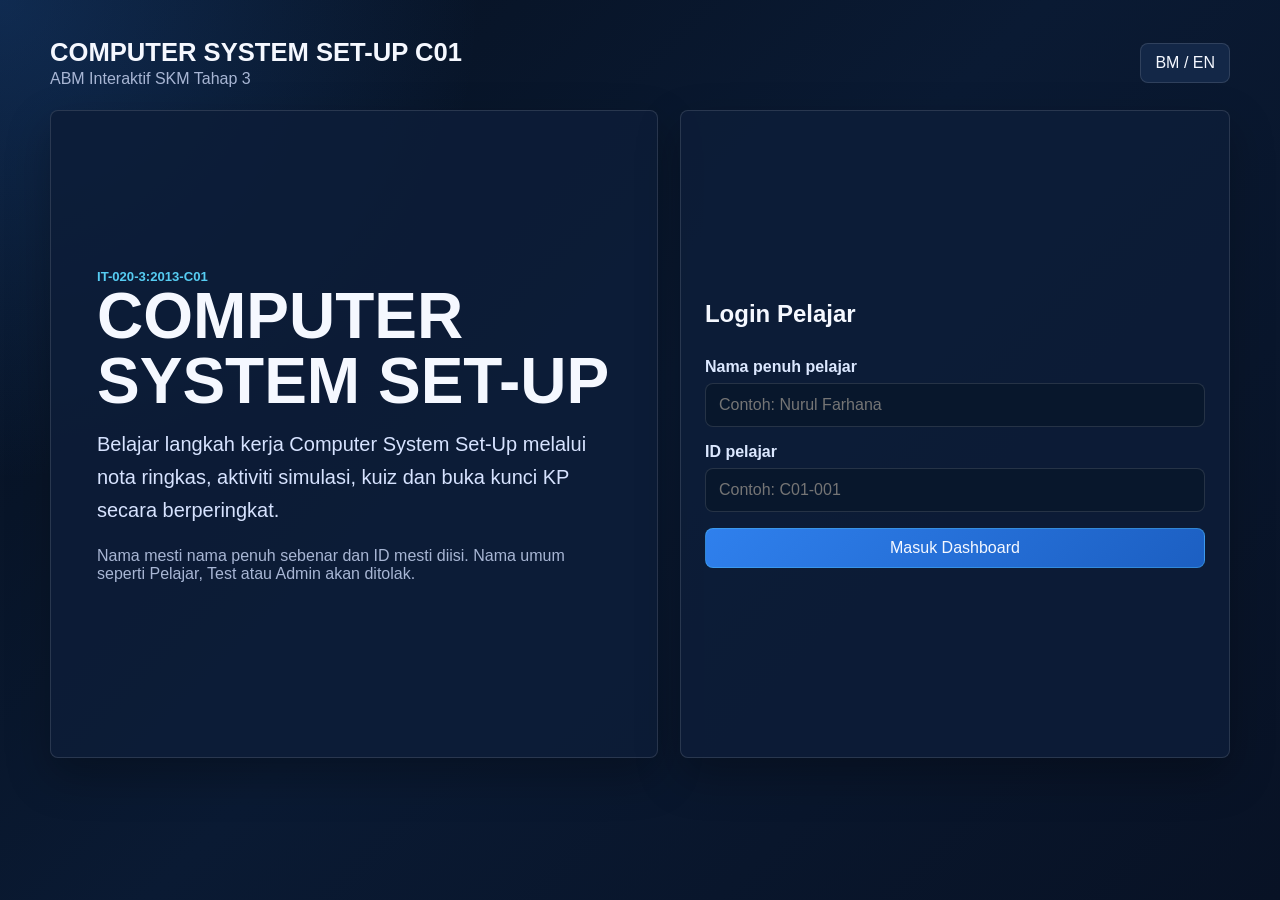
<file: index.html>
<!doctype html>
<html lang="ms">
<head>
  <meta charset="utf-8">
  <meta name="viewport" content="width=device-width, initial-scale=1">
  <title>COMPUTER SYSTEM SET-UP C01</title>
  <link rel="stylesheet" href="style-kp09-v17.css">
</head>
<body>
  <div id="app"></div>
  <script src="app-kp09-v17.js"></script>
</body>
</html>
</file>
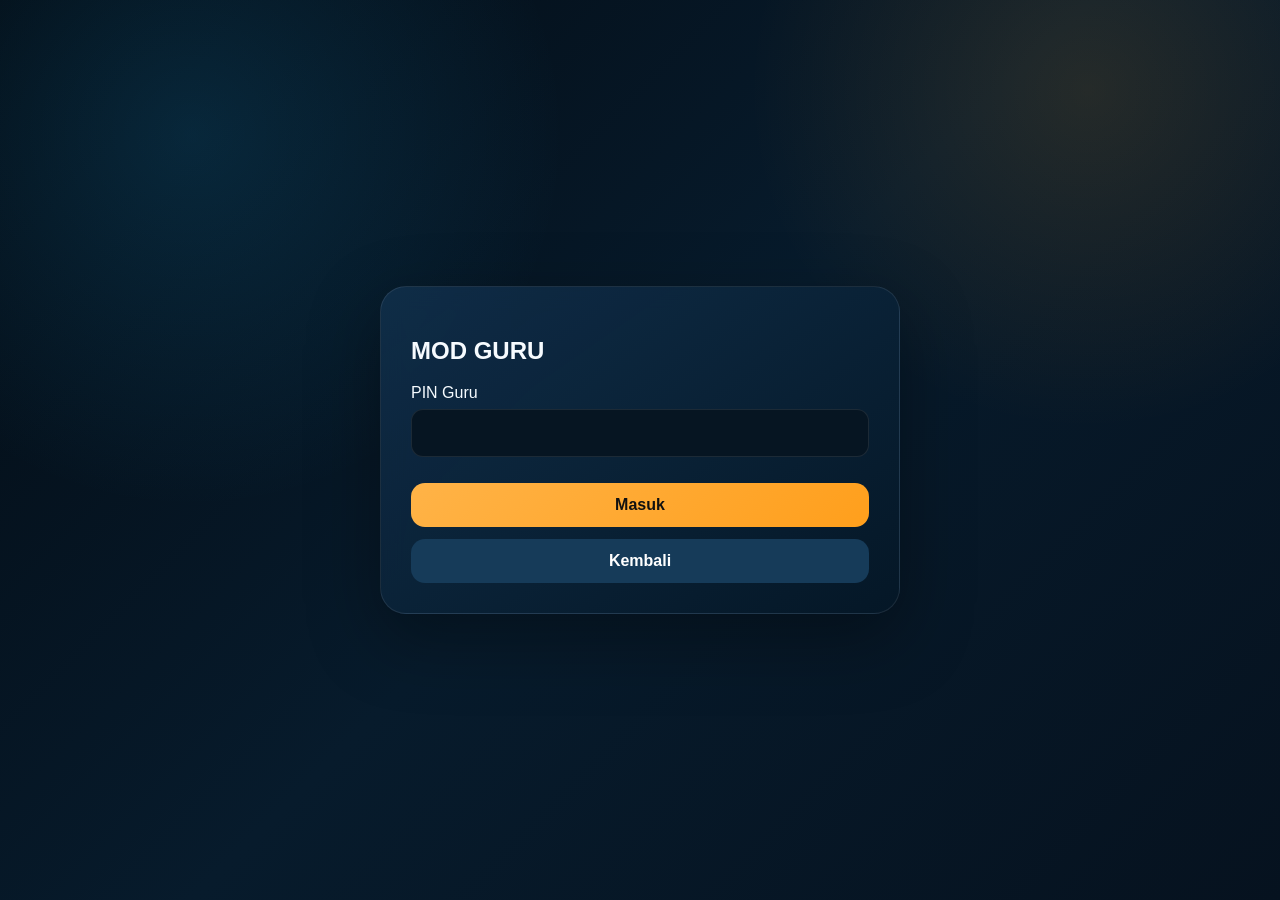
<file: teacher.html>
<!doctype html>
<html lang="ms">
<head>
  <meta charset="utf-8">
  <meta name="viewport" content="width=device-width,initial-scale=1">
  <title>Mod Guru C01</title>
  <link rel="stylesheet" href="style.css">
</head>
<body>
  <main class="form-shell">
    <section class="login-card glass">
      <h1>MOD GURU</h1>
      <label>PIN Guru</label>
      <input id="teacherPin" class="field" type="password">
      <button class="btn btn-primary full" onclick="teacherLogin()">Masuk</button>
      <button class="btn btn-secondary full" onclick="location.href='index.html'">Kembali</button>
      <div id="teacherResult"></div>
    </section>
  </main>

  <script src="storage.js"></script>
  <script>
    function teacherLogin(){
      if(document.getElementById('teacherPin').value !== '2026'){
        alert('PIN salah.');
        return;
      }

      const p = C01Storage.loadProfile();
      document.getElementById('teacherResult').innerHTML = p ? `
        <div class="teacher-summary">
          <h3>${p.name}</h3>
          <p>ID: ${p.id}</p>
          <p>XP: ${p.xp}</p>
          <p>Professional Score: ${p.professionalScore}%</p>
          <p>Misi Dibuka: ${p.unlocked}/15</p>
        </div>
      ` : '<p>Tiada data pelatih.</p>';
    }
  </script>
</body>
</html>
</file>
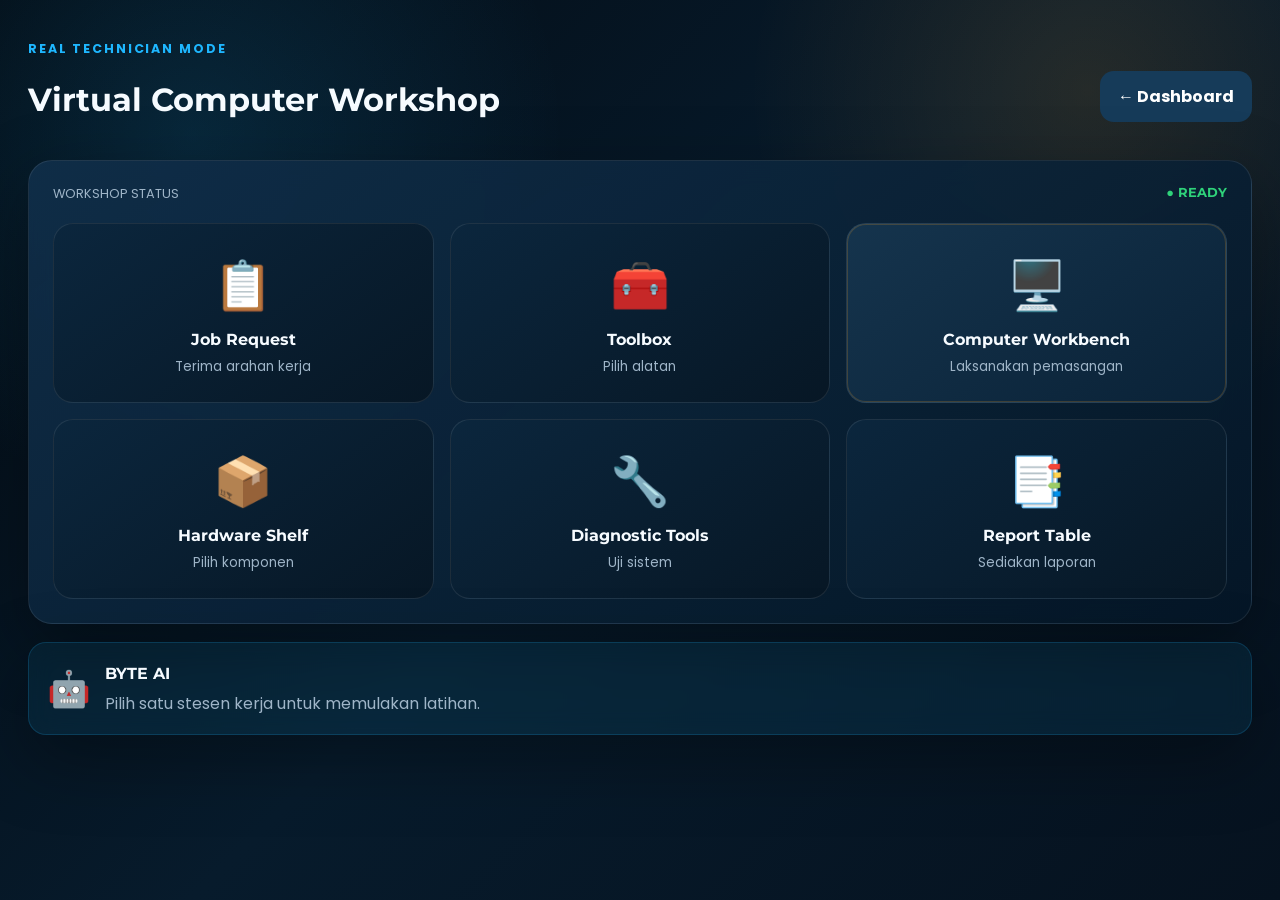
<file: workshop.html>
<!doctype html>
<html lang="ms">
<head>
  <meta charset="utf-8">
  <meta name="viewport" content="width=device-width,initial-scale=1">
  <title>Virtual Computer Workshop</title>
  <link rel="preconnect" href="https://fonts.googleapis.com">
  <link rel="preconnect" href="https://fonts.gstatic.com" crossorigin>
  <link href="https://fonts.googleapis.com/css2?family=Montserrat:wght@600;700;800&family=Poppins:wght@400;500;600&display=swap" rel="stylesheet">
  <link rel="stylesheet" href="style.css">
</head>
<body>
  <div class="workshop-shell">
    <header class="dashboard-header">
      <div>
        <p class="eyebrow">REAL TECHNICIAN MODE</p>
        <h1>Virtual Computer Workshop</h1>
      </div>
      <div class="header-actions">
        <button class="btn btn-secondary" onclick="location.href='dashboard.html'">← Dashboard</button>
      </div>
    </header>

    <section class="workshop-stage glass">
      <div class="workshop-topbar">
        <span>WORKSHOP STATUS</span>
        <b>● READY</b>
      </div>

      <div class="workshop-grid">
        <button class="workstation" onclick="openStation('job')">
          <span>📋</span>
          <b>Job Request</b>
          <small>Terima arahan kerja</small>
        </button>

        <button class="workstation" onclick="openStation('toolbox')">
          <span>🧰</span>
          <b>Toolbox</b>
          <small>Pilih alatan</small>
        </button>

        <button class="workstation main-bench" onclick="openStation('bench')">
          <span>🖥️</span>
          <b>Computer Workbench</b>
          <small>Laksanakan pemasangan</small>
        </button>

        <button class="workstation" onclick="openStation('hardware')">
          <span>📦</span>
          <b>Hardware Shelf</b>
          <small>Pilih komponen</small>
        </button>

        <button class="workstation" onclick="openStation('diagnostic')">
          <span>🔧</span>
          <b>Diagnostic Tools</b>
          <small>Uji sistem</small>
        </button>

        <button class="workstation" onclick="openStation('report')">
          <span>📑</span>
          <b>Report Table</b>
          <small>Sediakan laporan</small>
        </button>
      </div>
    </section>

    <section id="stationPanel" class="station-panel glass">
      <div class="byte-avatar">🤖</div>
      <div>
        <b>BYTE AI</b>
        <p>Pilih satu stesen kerja untuk memulakan latihan.</p>
      </div>
    </section>
  </div>

  <script>
    const stationText = {
      job: 'Job Request akan memaparkan aduan pelanggan, spesifikasi komputer dan hasil kerja yang diperlukan.',
      toolbox: 'Toolbox membolehkan pelajar memilih pemutar skru, multimeter, anti-static wrist strap dan peralatan keselamatan.',
      bench: 'Computer Workbench ialah ruang utama pemasangan CPU, RAM, storan, motherboard dan kabel.',
      hardware: 'Hardware Shelf menyimpan komponen yang perlu dipilih berdasarkan keserasian.',
      diagnostic: 'Diagnostic Tools digunakan untuk menjalankan POST, CPU test, RAM test, storage test dan continuity test.',
      report: 'Report Table digunakan untuk melengkapkan checklist, UAT, asset tag, warranty dan laporan akhir.'
    };

    function openStation(key){
      document.querySelector('#stationPanel p').textContent = stationText[key];
    }
  </script>
</body>
</html>
</file>
<file: style-kp09-v17.css>
:root {
  --bg: #071327;
  --panel: #0d1d38;
  --panel-2: #132747;
  --line: rgba(255, 255, 255, 0.12);
  --text: #f5f8ff;
  --muted: #a8b6d4;
  --primary: #2f80ed;
  --primary-2: #56ccf2;
  --warning: #f2994a;
  --success: #27ae60;
  --danger: #eb5757;
  --card: #10233f;
  --shadow: 0 18px 44px rgba(0, 0, 0, 0.28);
}

* {
  box-sizing: border-box;
}

html {
  scroll-behavior: smooth;
}

body {
  margin: 0;
  color: var(--text);
  background:
    radial-gradient(circle at top left, rgba(47, 128, 237, 0.24), transparent 30rem),
    linear-gradient(135deg, #06101f 0%, #0a1a33 48%, #081225 100%);
  font-family: Inter, Poppins, Montserrat, Arial, sans-serif;
  min-height: 100vh;
}

button,
input,
select {
  font: inherit;
}

button {
  border: 0;
  cursor: pointer;
}

.shell {
  width: min(1180px, calc(100% - 32px));
  margin: 0 auto;
  padding: 24px 0 44px;
}

.topbar {
  display: flex;
  justify-content: space-between;
  align-items: center;
  gap: 16px;
  padding: 14px 0 22px;
}

.brand {
  display: flex;
  flex-direction: column;
  gap: 3px;
}

.brand strong {
  font-size: clamp(1.2rem, 2vw, 1.75rem);
  letter-spacing: 0;
}

.brand span,
.muted {
  color: var(--muted);
}

.toolbar {
  display: flex;
  flex-wrap: wrap;
  gap: 8px;
  justify-content: flex-end;
}

.btn {
  color: var(--text);
  background: var(--panel-2);
  border: 1px solid var(--line);
  border-radius: 8px;
  padding: 10px 14px;
  transition: transform 0.15s ease, border-color 0.15s ease, background 0.15s ease;
}

.btn:hover {
  transform: translateY(-1px);
  border-color: rgba(86, 204, 242, 0.55);
}

.btn.primary {
  background: linear-gradient(135deg, var(--primary), #1c5fc2);
  border-color: rgba(86, 204, 242, 0.35);
}

.btn.success {
  background: linear-gradient(135deg, var(--success), #17894b);
}

.btn.warning {
  background: linear-gradient(135deg, var(--warning), #d66f12);
}

.btn.danger {
  background: linear-gradient(135deg, var(--danger), #bd2f2f);
}

.btn:disabled {
  opacity: 0.48;
  cursor: not-allowed;
  transform: none;
}

.hero {
  display: grid;
  grid-template-columns: 1.05fr 0.95fr;
  gap: 22px;
  align-items: stretch;
  min-height: 72vh;
}

.panel {
  background: rgba(13, 29, 56, 0.88);
  border: 1px solid var(--line);
  border-radius: 8px;
  box-shadow: var(--shadow);
}

.intro {
  padding: clamp(24px, 4vw, 46px);
  display: flex;
  flex-direction: column;
  justify-content: center;
}

.eyebrow {
  color: var(--primary-2);
  font-weight: 700;
  text-transform: uppercase;
  font-size: 0.82rem;
}

h1,
h2,
h3,
p {
  margin-top: 0;
}

h1 {
  margin-bottom: 14px;
  font-size: clamp(2rem, 5vw, 4.5rem);
  line-height: 1.02;
}

h2 {
  margin-bottom: 14px;
}

.lead {
  color: #d7e3ff;
  font-size: clamp(1rem, 1.8vw, 1.25rem);
  line-height: 1.65;
  max-width: 68ch;
}

.login {
  padding: 24px;
  display: flex;
  flex-direction: column;
  justify-content: center;
  gap: 16px;
}

.field {
  display: grid;
  gap: 7px;
}

label {
  color: #dce8ff;
  font-weight: 700;
}

input,
select {
  width: 100%;
  color: var(--text);
  background: #08172c;
  border: 1px solid var(--line);
  border-radius: 8px;
  padding: 12px 13px;
  outline: 0;
}

input:focus,
select:focus {
  border-color: var(--primary-2);
  box-shadow: 0 0 0 3px rgba(86, 204, 242, 0.12);
}

.error {
  color: #ffd0d0;
  background: rgba(235, 87, 87, 0.14);
  border: 1px solid rgba(235, 87, 87, 0.32);
  border-radius: 8px;
  padding: 10px 12px;
}

.success-note {
  color: #d9ffe8;
  background: rgba(39, 174, 96, 0.14);
  border: 1px solid rgba(39, 174, 96, 0.32);
  border-radius: 8px;
  padding: 10px 12px;
}

.stats {
  display: grid;
  grid-template-columns: repeat(4, 1fr);
  gap: 12px;
  margin: 10px 0 22px;
}

.stat {
  background: rgba(16, 35, 63, 0.92);
  border: 1px solid var(--line);
  border-radius: 8px;
  padding: 14px;
}

.stat span {
  display: block;
  color: var(--muted);
  font-size: 0.86rem;
  margin-bottom: 7px;
}

.stat strong {
  font-size: 1.55rem;
}

.grid {
  display: grid;
  grid-template-columns: repeat(3, minmax(0, 1fr));
  gap: 14px;
}

.mission-card {
  min-height: 220px;
  display: flex;
  flex-direction: column;
  justify-content: space-between;
  gap: 14px;
  background: rgba(16, 35, 63, 0.94);
  border: 1px solid var(--line);
  border-radius: 8px;
  padding: 16px;
}

.mission-card.locked {
  opacity: 0.58;
}

.mission-card.done {
  border-color: rgba(39, 174, 96, 0.55);
}

.tag-row {
  display: flex;
  flex-wrap: wrap;
  gap: 6px;
}

.tag {
  color: #dfeaff;
  background: rgba(86, 204, 242, 0.12);
  border: 1px solid rgba(86, 204, 242, 0.24);
  border-radius: 999px;
  padding: 5px 8px;
  font-size: 0.78rem;
}

.tag.pass {
  color: #d9ffe8;
  background: rgba(39, 174, 96, 0.16);
  border-color: rgba(39, 174, 96, 0.35);
}

.tag.lock {
  color: #ffe8ce;
  background: rgba(242, 153, 74, 0.14);
  border-color: rgba(242, 153, 74, 0.35);
}

.mission-page {
  display: grid;
  gap: 16px;
}

.lesson-layout {
  display: grid;
  grid-template-columns: 1.1fr 0.9fr;
  gap: 16px;
}

.lesson-box {
  padding: 20px;
}

.note-list,
.activity-list {
  display: grid;
  gap: 10px;
  padding-left: 18px;
  line-height: 1.55;
}

.activity-stage {
  background: #08172c;
  border: 1px dashed rgba(86, 204, 242, 0.42);
  border-radius: 8px;
  padding: 16px;
  min-height: 240px;
}

.bench {
  display: grid;
  grid-template-columns: repeat(2, minmax(0, 1fr));
  gap: 10px;
  margin-top: 12px;
}

.part {
  background: rgba(86, 204, 242, 0.12);
  border: 1px solid rgba(86, 204, 242, 0.26);
  border-radius: 8px;
  padding: 12px;
}

.kp03-main-sim {
  display: grid;
  gap: 12px;
}

.sim-instruction {
  color: #d7e3ff;
  background: rgba(86, 204, 242, 0.1);
  border: 1px solid rgba(86, 204, 242, 0.24);
  border-radius: 8px;
  padding: 10px 12px;
  font-weight: 700;
}

.main-sim {
  display: grid;
  gap: 12px;
}

.main-sim-grid {
  display: grid;
  grid-template-columns: 1.1fr 0.9fr 1fr;
  gap: 12px;
  align-items: start;
}

.main-sim-panel {
  display: grid;
  gap: 10px;
  min-width: 0;
  min-height: 100%;
  border: 1px solid var(--line);
  border-radius: 8px;
  background: rgba(255, 255, 255, 0.04);
  padding: 12px;
}

.main-sim-panel h3 {
  margin: 0;
  font-size: 0.98rem;
}

.sim-choice-list {
  display: grid;
  gap: 8px;
}

.sim-choice {
  display: grid;
  gap: 4px;
  min-width: 0;
  color: var(--text);
  background: rgba(86, 204, 242, 0.1);
  border: 1px solid rgba(86, 204, 242, 0.28);
  border-radius: 8px;
  padding: 11px 12px;
  text-align: left;
  cursor: pointer;
  transition: transform 0.15s ease, border-color 0.15s ease, background 0.15s ease;
}

.sim-choice strong,
.sim-choice small,
.hotspot-result,
.procedure-card {
  overflow-wrap: anywhere;
}

.sim-choice small {
  color: var(--muted);
}

.sim-choice:hover,
.sim-choice.active {
  transform: translateY(-1px);
  background: rgba(86, 204, 242, 0.18);
  border-color: rgba(86, 204, 242, 0.58);
}

.sim-category-grid {
  display: grid;
  grid-template-columns: repeat(2, minmax(0, 1fr));
  gap: 8px;
}

.activity-stage .main-sim-grid,
.activity-stage .kp04-workbench {
  grid-template-columns: 1fr;
}

.activity-stage .sim-category-grid,
.activity-stage .tool-choice-bank {
  grid-template-columns: 1fr;
}

.sim-category-grid .btn.correct {
  background: #1f8f4d;
  color: #fff;
}

.sim-category-grid .btn.incorrect {
  background: #b94343;
  color: #fff;
}

.animated-workbench {
  position: relative;
  min-height: 135px;
  overflow: hidden;
  border: 1px dashed rgba(242, 153, 74, 0.42);
  border-radius: 8px;
  background:
    linear-gradient(135deg, rgba(242, 153, 74, 0.12), rgba(47, 128, 237, 0.12)),
    #08172c;
}

.workbench-line {
  position: absolute;
  left: 16px;
  right: 16px;
  bottom: 28px;
  height: 6px;
  background: linear-gradient(90deg, var(--warning), var(--primary-2), var(--success));
  border-radius: 999px;
}

.moving-item {
  position: absolute;
  top: 24px;
  left: -120px;
  z-index: 1;
  display: grid;
  place-items: center;
  width: 104px;
  min-height: 58px;
  border-radius: 8px;
  color: #06101f;
  background: var(--warning);
  font-weight: 900;
  animation: workbenchMove 8s linear infinite;
}

.moving-item.item-b {
  background: var(--primary-2);
  animation-delay: 2s;
}

.moving-item.item-c {
  background: var(--success);
  animation-delay: 4s;
}

.moving-item.item-d {
  background: #ff7d7d;
  animation-delay: 6s;
}

.component-flow {
  display: grid;
  grid-template-columns: repeat(5, minmax(0, 1fr));
  gap: 8px;
}

.component-flow span {
  position: relative;
  display: grid;
  place-items: center;
  min-height: 54px;
  color: #06101f;
  background: var(--primary-2);
  border-radius: 8px;
  font-size: 0.78rem;
  font-weight: 900;
  text-align: center;
  animation: componentPulse 4s ease-in-out infinite;
}

.component-flow span:nth-child(2) {
  animation-delay: 0.4s;
}

.component-flow span:nth-child(3) {
  animation-delay: 0.8s;
}

.component-flow span:nth-child(4) {
  animation-delay: 1.2s;
}

.component-flow span:nth-child(5) {
  animation-delay: 1.6s;
}

.kp05-flow-animation {
  position: relative;
  display: grid;
  gap: 10px;
  min-height: 300px;
  overflow: hidden;
  border: 1px dashed rgba(86, 204, 242, 0.42);
  border-radius: 8px;
  background:
    linear-gradient(135deg, rgba(39, 174, 96, 0.12), rgba(47, 128, 237, 0.12)),
    #08172c;
  padding: 16px;
}

.kp05-flow-animation::before {
  content: "";
  position: absolute;
  left: 32px;
  right: 32px;
  top: 50%;
  height: 6px;
  background: linear-gradient(90deg, var(--primary-2), var(--success), var(--warning));
  border-radius: 999px;
  transform: translateY(-50%);
}

.flow-node {
  position: relative;
  z-index: 1;
  display: grid;
  gap: 4px;
  width: min(260px, 78%);
  padding: 12px;
  border: 1px solid rgba(245, 248, 255, 0.2);
  border-radius: 8px;
  background: rgba(245, 248, 255, 0.08);
  animation: flowNode 7s ease-in-out infinite;
  animation-delay: calc(var(--delay) * 0.45s);
}

.flow-node:nth-child(even) {
  justify-self: end;
}

.flow-node small {
  color: #d7e3ff;
}

.component-map-grid {
  display: grid;
  grid-template-columns: repeat(4, minmax(0, 1fr));
  gap: 10px;
}

.component-map-grid div {
  display: grid;
  gap: 6px;
  min-width: 0;
  border: 1px solid var(--line);
  border-radius: 8px;
  background: #08172c;
  padding: 12px;
}

.component-map-grid strong {
  color: var(--primary-2);
}

.component-map-grid span {
  color: var(--warning);
  font-weight: 800;
}

.component-map-grid p {
  margin: 0;
  color: var(--muted);
  line-height: 1.45;
}

.kp06-procedure-board {
  display: grid;
  gap: 12px;
  border: 1px solid rgba(86, 204, 242, 0.36);
  border-radius: 8px;
  background:
    linear-gradient(135deg, rgba(86, 204, 242, 0.1), rgba(39, 174, 96, 0.08)),
    #08172c;
  padding: 14px;
}

.kp06-board-header {
  display: flex;
  align-items: center;
  justify-content: space-between;
  gap: 10px;
  flex-wrap: wrap;
}

.kp06-board-header strong {
  font-size: 1rem;
}

.kp06-board-header span {
  color: var(--muted);
  font-size: 0.88rem;
}

.kp06-board-diagram {
  position: relative;
  display: grid;
  place-items: center;
  min-height: 230px;
  border: 1px dashed rgba(245, 248, 255, 0.18);
  border-radius: 8px;
  background: rgba(255, 255, 255, 0.035);
}

.kp06-case-label {
  position: absolute;
  left: 14px;
  top: 12px;
  color: var(--warning);
  font-size: 0.78rem;
  font-weight: 900;
}

.kp06-board-card {
  position: relative;
  width: min(420px, 92%);
  min-height: 170px;
  border: 2px solid rgba(39, 174, 96, 0.54);
  border-radius: 8px;
  background:
    linear-gradient(135deg, rgba(39, 174, 96, 0.14), rgba(47, 128, 237, 0.12)),
    rgba(6, 16, 31, 0.8);
}

.kp06-cpu-slot,
.kp06-ram-slot,
.kp06-fan-header,
.kp06-screw-point {
  position: absolute;
  display: grid;
  place-items: center;
  border-radius: 7px;
  font-weight: 900;
  text-align: center;
}

.kp06-cpu-slot {
  left: 34px;
  top: 42px;
  width: 96px;
  height: 70px;
  color: #06101f;
  background: var(--primary-2);
}

.kp06-ram-slot {
  right: 44px;
  top: 26px;
  width: 56px;
  height: 118px;
  color: #06101f;
  background: var(--warning);
  writing-mode: vertical-rl;
}

.kp06-fan-header {
  left: 150px;
  bottom: 28px;
  width: 92px;
  height: 36px;
  color: #06101f;
  background: #9bf2bd;
  font-size: 0.75rem;
}

.kp06-screw-point {
  width: 24px;
  height: 24px;
  color: #06101f;
  background: rgba(245, 248, 255, 0.82);
  font-size: 0.72rem;
}

.kp06-screw-point.p1 {
  left: 12px;
  top: 12px;
}

.kp06-screw-point.p2 {
  right: 12px;
  top: 12px;
}

.kp06-screw-point.p3 {
  left: 12px;
  bottom: 12px;
}

.kp06-screw-point.p4 {
  right: 12px;
  bottom: 12px;
}

.kp06-progress-track {
  height: 9px;
  overflow: hidden;
  border-radius: 999px;
  background: rgba(245, 248, 255, 0.12);
}

.kp06-progress-track span {
  display: block;
  width: 0%;
  height: 100%;
  background: linear-gradient(90deg, var(--primary-2), var(--success));
  transition: width 0.25s ease;
}

.kp06-safety-tags {
  display: flex;
  flex-wrap: wrap;
  gap: 8px;
}

.kp06-safety-tags span {
  color: #d7e3ff;
  border: 1px solid rgba(86, 204, 242, 0.25);
  border-radius: 999px;
  background: rgba(86, 204, 242, 0.1);
  padding: 6px 10px;
  font-size: 0.78rem;
  font-weight: 800;
}

.kp07-cable-board,
.kp07-route-animation {
  position: relative;
  min-height: 240px;
  overflow: hidden;
  border: 1px dashed rgba(86, 204, 242, 0.42);
  border-radius: 8px;
  background:
    linear-gradient(135deg, rgba(242, 153, 74, 0.1), rgba(47, 128, 237, 0.12)),
    #08172c;
  padding: 16px;
}

.kp07-psu,
.kp07-drive,
.route-psu,
.route-drive,
.route-m2 {
  position: absolute;
  display: grid;
  place-items: center;
  color: #06101f;
  border-radius: 8px;
  font-weight: 900;
  text-align: center;
}

.kp07-psu,
.route-psu {
  left: 18px;
  bottom: 22px;
  width: 92px;
  height: 70px;
  background: var(--warning);
}

.kp07-drive,
.route-drive {
  right: 22px;
  bottom: 28px;
  width: 104px;
  height: 54px;
  background: #9bf2bd;
}

.route-m2 {
  right: 36px;
  top: 28px;
  width: 74px;
  height: 38px;
  background: var(--primary-2);
}

.kp07-motherboard,
.route-board {
  position: absolute;
  left: 50%;
  top: 24px;
  width: min(320px, 56%);
  height: 165px;
  border: 2px solid rgba(39, 174, 96, 0.54);
  border-radius: 8px;
  background:
    linear-gradient(135deg, rgba(39, 174, 96, 0.14), rgba(47, 128, 237, 0.12)),
    rgba(6, 16, 31, 0.82);
  transform: translateX(-50%);
}

.route-board {
  display: grid;
  place-items: center;
  color: #d7e3ff;
  font-weight: 900;
}

.kp07-motherboard span {
  position: absolute;
  display: grid;
  place-items: center;
  color: #06101f;
  border-radius: 7px;
  font-size: 0.68rem;
  font-weight: 900;
}

.kp07-atx {
  left: 14px;
  top: 20px;
  width: 68px;
  height: 34px;
  background: var(--primary-2);
}

.kp07-cpu {
  right: 14px;
  top: 16px;
  width: 72px;
  height: 34px;
  background: var(--warning);
}

.kp07-sata {
  left: 20px;
  bottom: 20px;
  width: 60px;
  height: 30px;
  background: #9bf2bd;
}

.kp07-m2 {
  left: 114px;
  top: 70px;
  width: 82px;
  height: 28px;
  background: #ffb7ef;
}

.kp07-pcie {
  right: 24px;
  bottom: 22px;
  width: 74px;
  height: 30px;
  background: #ff7d7d;
}

.kp07-cable-line,
.route-cable {
  position: absolute;
  display: block;
  height: 6px;
  border-radius: 999px;
  background: linear-gradient(90deg, var(--warning), var(--primary-2));
  opacity: 0.9;
  animation: cablePulse 2.8s ease-in-out infinite;
}

.line-power {
  left: 96px;
  right: 50%;
  bottom: 58px;
}

.line-data {
  right: 115px;
  bottom: 58px;
  width: 150px;
  background: linear-gradient(90deg, var(--success), var(--primary-2));
  animation-delay: 0.8s;
}

.route-cable {
  color: #d7e3ff;
  height: auto;
  padding: 5px 9px;
  font-size: 0.72rem;
  font-weight: 900;
}

.route-atx {
  left: 94px;
  top: 92px;
}

.route-sata {
  right: 110px;
  bottom: 92px;
  background: linear-gradient(90deg, var(--success), var(--primary-2));
}

.route-power {
  left: 92px;
  bottom: 44px;
  background: linear-gradient(90deg, var(--warning), #ff7d7d);
}

.kp08-os-board,
.kp08-install-animation {
  position: relative;
  display: grid;
  gap: 12px;
  min-height: 240px;
  overflow: hidden;
  border: 1px dashed rgba(86, 204, 242, 0.42);
  border-radius: 8px;
  background:
    linear-gradient(135deg, rgba(47, 128, 237, 0.14), rgba(39, 174, 96, 0.1)),
    #08172c;
  padding: 16px;
}

.os-screen,
.installer-window {
  display: grid;
  gap: 12px;
  width: min(520px, 100%);
  margin: auto;
  border: 1px solid rgba(245, 248, 255, 0.22);
  border-radius: 8px;
  background: rgba(245, 248, 255, 0.08);
  padding: 18px;
}

.os-title,
.installer-window strong {
  color: #d7e3ff;
  font-size: 1.15rem;
  font-weight: 900;
}

.os-progress-track,
.installer-bar {
  height: 10px;
  overflow: hidden;
  border-radius: 999px;
  background: rgba(245, 248, 255, 0.12);
}

.os-progress-track span,
.installer-bar::after {
  display: block;
  height: 100%;
  background: linear-gradient(90deg, var(--primary-2), var(--success));
}

.os-progress-track span {
  width: 0%;
  transition: width 0.25s ease;
}

.installer-bar::after {
  content: "";
  width: 42%;
  animation: osInstallProgress 5s ease-in-out infinite;
}

.os-status,
.installer-window span {
  color: var(--muted);
  border: 1px solid rgba(86, 204, 242, 0.18);
  border-radius: 8px;
  background: rgba(86, 204, 242, 0.08);
  padding: 9px 10px;
}

.os-side-panel {
  display: flex;
  justify-content: center;
  flex-wrap: wrap;
  gap: 8px;
}

.os-side-panel span {
  color: #06101f;
  background: var(--warning);
  border-radius: 999px;
  padding: 7px 11px;
  font-size: 0.74rem;
  font-weight: 900;
}

.kp08-install-animation .installer-window span {
  animation: setupStepPulse 4s ease-in-out infinite;
}

.kp08-install-animation .installer-window span:nth-child(4) {
  animation-delay: 0.5s;
}

.kp08-install-animation .installer-window span:nth-child(5) {
  animation-delay: 1s;
}

.kp08-install-animation .installer-window span:nth-child(6) {
  animation-delay: 1.5s;
}

.assembly-visual {
  position: relative;
  min-height: 210px;
  overflow: hidden;
  border: 1px dashed rgba(86, 204, 242, 0.42);
  border-radius: 8px;
  background:
    linear-gradient(135deg, rgba(86, 204, 242, 0.12), rgba(39, 174, 96, 0.1)),
    #08172c;
  padding: 18px;
}

.case-frame {
  position: relative;
  width: min(100%, 360px);
  min-height: 175px;
  margin: 0 auto;
  border: 3px solid rgba(245, 248, 255, 0.22);
  border-radius: 8px;
  background: rgba(255, 255, 255, 0.04);
}

.stand-dot {
  position: absolute;
  width: 14px;
  height: 14px;
  background: var(--warning);
  border-radius: 999px;
  box-shadow: 0 0 18px rgba(242, 153, 74, 0.45);
  animation: componentPulse 2.4s ease-in-out infinite;
}

.stand-dot.s1 {
  left: 18px;
  top: 18px;
}

.stand-dot.s2 {
  right: 18px;
  top: 18px;
}

.stand-dot.s3 {
  left: 18px;
  bottom: 18px;
}

.stand-dot.s4 {
  right: 18px;
  bottom: 18px;
}

.mini-board {
  position: absolute;
  inset: 36px 46px;
  border: 1px solid rgba(39, 174, 96, 0.55);
  border-radius: 8px;
  background: rgba(39, 174, 96, 0.12);
  animation: boardSettle 4s ease-in-out infinite;
}

.mini-cpu,
.mini-ram,
.mini-fan {
  position: absolute;
  display: grid;
  place-items: center;
  color: #06101f;
  border-radius: 8px;
  font-size: 0.72rem;
  font-weight: 900;
}

.mini-cpu {
  left: 28px;
  top: 28px;
  width: 62px;
  height: 54px;
  background: var(--primary-2);
}

.mini-ram {
  right: 22px;
  top: 22px;
  width: 34px;
  height: 96px;
  background: var(--warning);
  writing-mode: vertical-rl;
}

.mini-fan {
  left: 102px;
  bottom: 20px;
  width: 66px;
  height: 44px;
  background: #9bf2bd;
  animation: fanSpinHint 1.8s linear infinite;
}

.sequence-list {
  display: grid;
  gap: 7px;
  margin: 0;
  padding-left: 22px;
}

.sequence-list li {
  padding: 7px 9px;
  border: 1px solid rgba(39, 174, 96, 0.3);
  border-radius: 8px;
  background: rgba(39, 174, 96, 0.12);
}

.sim-choice.correct,
.btn.correct {
  border-color: rgba(39, 174, 96, 0.7);
}

.sim-choice.incorrect,
.btn.incorrect {
  border-color: rgba(235, 87, 87, 0.7);
}

.sim-choice.disabled {
  opacity: 0.58;
  cursor: not-allowed;
}

.kp06-install-animation {
  position: relative;
  display: grid;
  gap: 10px;
  min-height: 320px;
  overflow: hidden;
  border: 1px dashed rgba(242, 153, 74, 0.42);
  border-radius: 8px;
  background:
    linear-gradient(135deg, rgba(242, 153, 74, 0.12), rgba(47, 128, 237, 0.12)),
    #08172c;
  padding: 16px;
}

.install-frame {
  position: relative;
  z-index: 1;
  display: grid;
  gap: 6px;
  width: min(280px, 80%);
  padding: 12px;
  border: 1px solid rgba(245, 248, 255, 0.2);
  border-radius: 8px;
  background: rgba(245, 248, 255, 0.08);
  animation: installFrame 12.5s ease-in-out infinite;
  opacity: 0;
}

.install-frame:nth-child(even) {
  justify-self: end;
}

.install-frame span {
  color: var(--warning);
  font-size: 0.78rem;
  font-weight: 900;
}

.install-frame small {
  color: #d7e3ff;
}

.install-1 {
  animation-delay: 0s;
}

.install-2 {
  animation-delay: 2.5s;
}

.install-3 {
  animation-delay: 5s;
}

.install-4 {
  animation-delay: 7.5s;
}

.install-5 {
  animation-delay: 10s;
}

.install-board-visual {
  position: absolute;
  right: 18px;
  bottom: 18px;
  width: 160px;
  height: 110px;
  border: 1px solid rgba(39, 174, 96, 0.45);
  border-radius: 8px;
  background: rgba(39, 174, 96, 0.12);
}

.install-board-visual span {
  position: absolute;
  display: grid;
  place-items: center;
  color: #06101f;
  border-radius: 7px;
  font-size: 0.68rem;
  font-weight: 900;
}

.cpu-zone {
  left: 18px;
  top: 18px;
  width: 48px;
  height: 42px;
  background: var(--primary-2);
}

.ram-zone {
  right: 18px;
  top: 16px;
  width: 26px;
  height: 74px;
  background: var(--warning);
  writing-mode: vertical-rl;
}

.fan-zone {
  left: 54px;
  bottom: 16px;
  width: 54px;
  height: 32px;
  background: #9bf2bd;
}

.sim-board-mini {
  position: relative;
  display: grid;
  grid-template-columns: repeat(3, minmax(0, 1fr));
  gap: 10px;
  background:
    linear-gradient(135deg, rgba(39, 174, 96, 0.14), rgba(47, 128, 237, 0.12)),
    #08172c;
  border: 1px dashed rgba(86, 204, 242, 0.38);
  border-radius: 8px;
  padding: 14px;
}

.sim-chip {
  color: var(--text);
  background: rgba(86, 204, 242, 0.12);
  border: 1px solid rgba(86, 204, 242, 0.3);
  border-radius: 8px;
  padding: 14px 10px;
  font-weight: 900;
  cursor: pointer;
  transition: transform 0.15s ease, border-color 0.15s ease, background 0.15s ease;
}

.sim-chip:hover,
.sim-chip.active {
  transform: translateY(-2px);
  background: rgba(242, 153, 74, 0.2);
  border-color: rgba(242, 153, 74, 0.55);
}

.sim-function-bank {
  display: grid;
  grid-template-columns: repeat(2, minmax(0, 1fr));
  gap: 8px;
}

.hotspot-result.correct {
  border-color: rgba(39, 174, 96, 0.5);
  background: rgba(39, 174, 96, 0.14);
}

.hotspot-result.incorrect {
  border-color: rgba(235, 87, 87, 0.5);
  background: rgba(235, 87, 87, 0.14);
}

.kp04-main-sim {
  display: grid;
  gap: 12px;
}

.kp04-workbench {
  display: grid;
  grid-template-columns: 1.15fr 0.9fr 1fr;
  gap: 12px;
  align-items: start;
}

.kp04-sim-column,
.kp04-feedback-panel {
  display: grid;
  gap: 10px;
  min-height: 100%;
  border: 1px solid var(--line);
  border-radius: 8px;
  background: rgba(255, 255, 255, 0.04);
  padding: 12px;
}

.kp04-sim-column h3,
.kp04-feedback-panel h3 {
  margin: 0;
  font-size: 0.98rem;
}

.sim-badge {
  width: fit-content;
  color: #fff;
  background: linear-gradient(135deg, #f2994a, #eb5757);
  border-radius: 8px;
  padding: 8px 12px;
  font-size: 0.8rem;
  font-weight: 800;
  letter-spacing: 0.02em;
}

.situation-list {
  display: grid;
  gap: 8px;
}

.situation-chip {
  display: grid;
  gap: 4px;
  color: var(--text);
  background: rgba(242, 153, 74, 0.12);
  border: 1px solid rgba(242, 153, 74, 0.3);
  border-radius: 8px;
  padding: 12px;
  text-align: left;
  cursor: pointer;
  transition: transform 0.15s ease, border-color 0.15s ease, background 0.15s ease;
}

.situation-chip span {
  font-weight: 800;
}

.situation-chip small {
  color: var(--muted);
}

.situation-chip:hover,
.situation-chip.active {
  transform: translateY(-1px);
  background: rgba(242, 153, 74, 0.2);
  border-color: rgba(242, 153, 74, 0.58);
}

.tool-choice-bank {
  display: grid;
  grid-template-columns: repeat(2, minmax(0, 1fr));
  gap: 8px;
}

.tool-choice-bank .btn.correct {
  background: #1f8f4d;
  color: #fff;
}

.tool-choice-bank .btn.incorrect {
  background: #b94343;
  color: #fff;
}

.procedure-card {
  border: 1px solid rgba(47, 128, 237, 0.35);
  border-radius: 8px;
  background: rgba(47, 128, 237, 0.1);
  padding: 12px;
  color: var(--text);
}

.procedure-card.muted {
  color: var(--muted);
  background: rgba(255, 255, 255, 0.05);
}

.procedure-card ol {
  margin: 8px 0 0 20px;
  padding: 0;
}

.score-pill {
  width: fit-content;
  color: #fff;
  background: #1f8f4d;
  border-radius: 999px;
  padding: 8px 12px;
  font-weight: 800;
}

.quiz {
  display: grid;
  gap: 14px;
}

.question {
  background: #08172c;
  border: 1px solid var(--line);
  border-radius: 8px;
  padding: 14px;
}

.answers {
  display: grid;
  gap: 8px;
  margin-top: 10px;
}

.answer {
  text-align: left;
  color: var(--text);
  background: rgba(255, 255, 255, 0.05);
  border: 1px solid var(--line);
  border-radius: 8px;
  padding: 10px 12px;
}

.answer.selected {
  border-color: var(--primary-2);
  background: rgba(47, 128, 237, 0.26);
}

.result {
  display: grid;
  gap: 10px;
  margin-top: 12px;
}

.formal-result {
  display: grid;
  gap: 16px;
  background: rgba(245, 248, 255, 0.96);
  color: #0a1a33;
  border: 2px solid #d7e3ff;
  border-left-width: 8px;
  border-radius: 8px;
  padding: 18px;
  box-shadow: 0 16px 36px rgba(0, 0, 0, 0.22);
}

.formal-result.competent {
  border-left-color: var(--success);
}

.formal-result.not-yet {
  border-left-color: var(--warning);
}

.formal-result .eyebrow {
  color: #1c5fc2;
}

.college-header {
  display: grid;
  grid-template-columns: 92px 1fr;
  align-items: center;
  gap: 14px;
  border-bottom: 2px solid #c8d6ee;
  padding-bottom: 14px;
}

.college-logo {
  display: grid;
  place-items: center;
  width: 82px;
  height: 82px;
  background: #eef4ff;
  border: 1px solid #c8d6ee;
  border-radius: 8px;
  overflow: hidden;
}

.college-logo img {
  width: 100%;
  height: 100%;
  object-fit: contain;
  padding: 5px;
}

.college-logo span {
  display: none;
  color: #40506c;
  font-size: 0.72rem;
  font-weight: 900;
  line-height: 1.15;
  text-align: center;
}

.college-info {
  display: grid;
  gap: 3px;
  color: #0a1a33;
  line-height: 1.25;
}

.college-info strong {
  font-size: 1.05rem;
}

.college-info span {
  color: #40506c;
  font-weight: 700;
  font-size: 0.86rem;
}

.formal-head {
  display: flex;
  justify-content: space-between;
  align-items: flex-start;
  gap: 14px;
  border-bottom: 1px solid #c8d6ee;
  padding-bottom: 12px;
}

.formal-head h2 {
  margin-bottom: 0;
}

.formal-status {
  color: white;
  background: #0a1a33;
  border-radius: 8px;
  padding: 10px 12px;
  white-space: nowrap;
}

.formal-grid {
  display: grid;
  grid-template-columns: repeat(3, minmax(0, 1fr));
  gap: 10px;
}

.formal-grid div,
.signature-row div {
  display: grid;
  gap: 4px;
  background: #eef4ff;
  border: 1px solid #c8d6ee;
  border-radius: 8px;
  padding: 10px;
}

.formal-grid span,
.signature-row span {
  color: #40506c;
  font-size: 0.82rem;
  font-weight: 700;
}

.signature-row {
  display: grid;
  grid-template-columns: repeat(2, minmax(0, 1fr));
  gap: 10px;
}

.report-panel {
  background: rgba(245, 248, 255, 0.98);
  color: #0a1a33;
}

.teacher-page {
  display: grid;
  gap: 16px;
}

.teacher-summary {
  display: grid;
  grid-template-columns: repeat(3, minmax(0, 1fr));
  gap: 10px;
  margin: 16px 0;
}

.teacher-panel {
  overflow: hidden;
}

.teacher-panel .report-title span {
  max-width: 72ch;
}

.report-title {
  display: flex;
  justify-content: space-between;
  gap: 12px;
  margin-bottom: 14px;
}

.report-title div {
  display: grid;
  gap: 4px;
}

.report-title span {
  color: #40506c;
}

.table-wrap {
  overflow-x: auto;
}

.result-table {
  width: 100%;
  border-collapse: collapse;
  min-width: 820px;
}

.result-table th,
.result-table td {
  border: 1px solid #c8d6ee;
  padding: 10px;
  text-align: left;
  vertical-align: top;
}

.result-table th {
  background: #dfeaff;
}

.mini-status {
  display: inline-block;
  border-radius: 999px;
  background: #e8edf7;
  padding: 5px 8px;
  font-size: 0.82rem;
  font-weight: 800;
}

.mini-status.ok {
  color: #0d6a38;
  background: #d9ffe8;
}

.mini-status.warn {
  color: #8b4b08;
  background: #ffe8ce;
}

.kp01-grid {
  display: grid;
  grid-template-columns: repeat(2, minmax(0, 1fr));
  gap: 16px;
}

.kp01-grid .wide {
  grid-column: 1 / -1;
}

.video-card {
  display: grid;
  gap: 14px;
}

.video-screen {
  position: relative;
  overflow: hidden;
  min-height: 230px;
  background:
    linear-gradient(145deg, rgba(47, 128, 237, 0.22), rgba(8, 23, 44, 0.92)),
    repeating-linear-gradient(0deg, rgba(255, 255, 255, 0.04) 0 1px, transparent 1px 12px);
  border: 1px solid rgba(86, 204, 242, 0.28);
  border-radius: 8px;
}

.scan-line {
  position: absolute;
  inset: 0;
  background: linear-gradient(180deg, transparent 0%, rgba(86, 204, 242, 0.28) 50%, transparent 100%);
  height: 70px;
  animation: scan 3.2s ease-in-out infinite;
}

.video-progress {
  position: absolute;
  left: 0;
  right: 0;
  bottom: 0;
  height: 5px;
  background: linear-gradient(90deg, var(--primary-2), var(--warning), var(--success));
  transform-origin: left;
  animation: videoProgress 10s linear infinite;
}

.video-frame {
  position: absolute;
  left: 24px;
  right: 24px;
  top: 34px;
  display: grid;
  gap: 10px;
  width: min(430px, calc(100% - 48px));
  background: rgba(245, 248, 255, 0.08);
  border: 1px solid rgba(245, 248, 255, 0.2);
  border-radius: 8px;
  padding: 18px;
  opacity: 0;
  transform: translateX(36px) scale(0.96);
  animation: videoFrame 10s ease-in-out infinite;
}

.frame-1 {
  animation-delay: 0s;
}

.frame-2 {
  animation-delay: 2.5s;
}

.frame-3 {
  animation-delay: 5s;
}

.frame-4 {
  animation-delay: 7.5s;
}

.video-frame span {
  color: var(--primary-2);
  font-weight: 800;
  font-size: 0.82rem;
}

.video-frame strong {
  font-size: 1.7rem;
}

.video-frame small {
  color: #d7e3ff;
}

.video-caption {
  position: absolute;
  left: 24px;
  right: 92px;
  bottom: 22px;
  color: #d7e3ff;
  font-size: 0.92rem;
}

.play-dot {
  position: absolute;
  right: 22px;
  bottom: 22px;
  width: 54px;
  height: 54px;
  background: var(--warning);
  clip-path: polygon(28% 18%, 28% 82%, 82% 50%);
  filter: drop-shadow(0 10px 18px rgba(0, 0, 0, 0.32));
  animation: playPulse 1.4s ease-in-out infinite;
}

.flow-steps {
  display: grid;
  gap: 10px;
}

.flow-step {
  position: relative;
  overflow: hidden;
  background: rgba(86, 204, 242, 0.12);
  border: 1px solid rgba(86, 204, 242, 0.24);
  border-radius: 8px;
  padding: 14px 14px 14px 46px;
  animation: pulseStep 3s ease-in-out infinite;
  animation-delay: calc(var(--delay) * 0.3s);
}

.flow-step::before {
  content: counter(step);
  counter-increment: step;
  position: absolute;
  left: 13px;
  top: 50%;
  transform: translateY(-50%);
  display: grid;
  place-items: center;
  width: 24px;
  height: 24px;
  color: #06101f;
  background: var(--primary-2);
  border-radius: 999px;
  font-weight: 800;
}

.flow-steps {
  counter-reset: step;
}

.ticket-sim {
  display: grid;
  grid-template-columns: repeat(3, minmax(0, 1fr));
  gap: 12px;
}

.ticket-sim > div,
.game-card {
  background: #08172c;
  border: 1px solid var(--line);
  border-radius: 8px;
  padding: 14px;
}

.game-list {
  display: grid;
  gap: 10px;
}

.game-card {
  display: grid;
  gap: 10px;
}

.game-card.correct {
  border-color: rgba(39, 174, 96, 0.7);
}

.game-card.incorrect {
  border-color: rgba(235, 87, 87, 0.7);
}

.game-options {
  display: flex;
  flex-wrap: wrap;
  gap: 8px;
}

.game-options .selected {
  outline: 2px solid var(--primary-2);
  background: rgba(47, 128, 237, 0.36);
}

.kit-video {
  display: grid;
  gap: 14px;
}

.kp02-video {
  position: relative;
  overflow: hidden;
  min-height: 250px;
  margin-bottom: 14px;
  background:
    linear-gradient(145deg, rgba(242, 153, 74, 0.16), rgba(8, 23, 44, 0.94)),
    repeating-linear-gradient(90deg, rgba(255, 255, 255, 0.04) 0 1px, transparent 1px 16px);
  border: 1px solid rgba(242, 153, 74, 0.34);
  border-radius: 8px;
}

.kp02-video::before {
  content: "";
  position: absolute;
  inset: 18px;
  border: 1px dashed rgba(245, 248, 255, 0.16);
  border-radius: 8px;
}

.kp02-video-progress {
  position: absolute;
  left: 0;
  right: 0;
  bottom: 0;
  height: 5px;
  background: linear-gradient(90deg, var(--warning), var(--primary-2), var(--success));
  transform-origin: left;
  animation: videoProgress 12.5s linear infinite;
}

.kp02-video-frame {
  position: absolute;
  left: 24px;
  right: 24px;
  top: 34px;
  display: grid;
  gap: 10px;
  width: min(500px, calc(100% - 48px));
  background: rgba(245, 248, 255, 0.08);
  border: 1px solid rgba(245, 248, 255, 0.2);
  border-radius: 8px;
  padding: 18px;
  opacity: 0;
  transform: translateY(24px) scale(0.96);
  animation: kp02Frame 12.5s ease-in-out infinite;
}

.kp02-video-frame span {
  color: var(--warning);
  font-size: 0.82rem;
  font-weight: 900;
}

.kp02-video-frame strong {
  font-size: 1.55rem;
}

.kp02-video-frame small,
.kp02-video-caption {
  color: #d7e3ff;
}

.kf-1 {
  animation-delay: 0s;
}

.kf-2 {
  animation-delay: 2.5s;
}

.kf-3 {
  animation-delay: 5s;
}

.kf-4 {
  animation-delay: 7.5s;
}

.kf-5 {
  animation-delay: 10s;
}

.kp02-video-caption {
  position: absolute;
  left: 24px;
  right: 24px;
  bottom: 22px;
  font-size: 0.92rem;
}

.kp04-video {
  position: relative;
  overflow: hidden;
  min-height: 270px;
  background:
    linear-gradient(145deg, rgba(235, 87, 87, 0.13), rgba(8, 23, 44, 0.96)),
    repeating-linear-gradient(45deg, rgba(255, 255, 255, 0.035) 0 1px, transparent 1px 18px);
  border: 1px solid rgba(235, 87, 87, 0.34);
  border-radius: 8px;
}

.kp04-video::before {
  content: "";
  position: absolute;
  inset: 18px;
  border: 1px dashed rgba(245, 248, 255, 0.16);
  border-radius: 8px;
}

.kp04-video-progress {
  position: absolute;
  left: 0;
  right: 0;
  bottom: 0;
  height: 5px;
  background: linear-gradient(90deg, var(--danger), var(--warning), var(--primary-2));
  transform-origin: left;
  animation: videoProgress 12.5s linear infinite;
}

.kp04-video-frame {
  position: absolute;
  left: 24px;
  right: 24px;
  top: 34px;
  display: grid;
  gap: 10px;
  width: min(500px, calc(100% - 48px));
  background: rgba(245, 248, 255, 0.08);
  border: 1px solid rgba(245, 248, 255, 0.2);
  border-radius: 8px;
  padding: 18px;
  opacity: 0;
  transform: translateX(34px) scale(0.96);
  animation: kp04Frame 12.5s ease-in-out infinite;
}

.kp04-video-frame span {
  color: var(--warning);
  font-size: 0.82rem;
  font-weight: 900;
}

.kp04-video-frame strong {
  font-size: 1.5rem;
}

.kp04-video-frame small {
  color: #d7e3ff;
}

.k4-1 {
  animation-delay: 0s;
}

.k4-2 {
  animation-delay: 2.5s;
}

.k4-3 {
  animation-delay: 5s;
}

.k4-4 {
  animation-delay: 7.5s;
}

.k4-5 {
  animation-delay: 10s;
}

.kp04-tool-orbit {
  position: absolute;
  right: 18px;
  bottom: 26px;
  width: 132px;
  height: 132px;
  border: 1px solid rgba(86, 204, 242, 0.25);
  border-radius: 999px;
  animation: orbitSpin 8s linear infinite;
}

.kp04-tool-orbit span {
  position: absolute;
  display: grid;
  place-items: center;
  width: 54px;
  height: 28px;
  color: #06101f;
  background: var(--primary-2);
  border-radius: 999px;
  font-size: 0.68rem;
  font-weight: 900;
}

.kp04-tool-orbit span:nth-child(1) {
  left: 38px;
  top: -14px;
}

.kp04-tool-orbit span:nth-child(2) {
  right: -18px;
  bottom: 26px;
}

.kp04-tool-orbit span:nth-child(3) {
  left: -18px;
  bottom: 26px;
}

.kit-belt {
  display: grid;
  gap: 8px;
}

.kit-step {
  background: rgba(86, 204, 242, 0.12);
  border: 1px solid rgba(86, 204, 242, 0.26);
  border-radius: 8px;
  padding: 11px 12px;
  animation: kitStep 3.4s ease-in-out infinite;
  animation-delay: calc(var(--delay) * 0.25s);
}

.kit-desk {
  position: relative;
  display: grid;
  grid-template-columns: repeat(4, 1fr);
  gap: 10px;
  min-height: 150px;
  background: #08172c;
  border: 1px dashed rgba(86, 204, 242, 0.42);
  border-radius: 8px;
  padding: 14px;
  overflow: hidden;
}

.kit-desk::before {
  content: "";
  position: absolute;
  inset: auto 0 0;
  height: 48px;
  background: rgba(47, 128, 237, 0.12);
}

.kit-item {
  position: relative;
  z-index: 1;
  display: grid;
  place-items: center;
  min-height: 92px;
  border-radius: 8px;
  font-weight: 900;
  text-align: center;
  animation: kitFloat 3.4s ease-in-out infinite, kitPulse 10s ease-in-out infinite;
}

.kit-item.tool {
  background: rgba(242, 153, 74, 0.2);
  border: 1px solid rgba(242, 153, 74, 0.44);
}

.kit-item.hard {
  background: rgba(86, 204, 242, 0.18);
  border: 1px solid rgba(86, 204, 242, 0.4);
  animation-delay: 0.25s, 1.2s;
}

.kit-item.soft {
  background: rgba(39, 174, 96, 0.18);
  border: 1px solid rgba(39, 174, 96, 0.4);
  animation-delay: 0.5s, 2.4s;
}

.kit-item.safe {
  background: rgba(235, 87, 87, 0.18);
  border: 1px solid rgba(235, 87, 87, 0.4);
  animation-delay: 0.75s, 3.6s;
}

.checklist-sim {
  display: grid;
  gap: 10px;
}

.check-row {
  display: grid;
  grid-template-columns: 28px 1fr;
  gap: 10px;
  align-items: start;
  background: #08172c;
  border: 1px solid var(--line);
  border-radius: 8px;
  padding: 12px;
}

.check-row > span {
  display: grid;
  place-items: center;
  width: 24px;
  height: 24px;
  background: rgba(39, 174, 96, 0.18);
  border: 1px solid rgba(39, 174, 96, 0.45);
  border-radius: 6px;
}

.check-row > span::after {
  content: "";
  width: 11px;
  height: 6px;
  border-left: 3px solid #d9ffe8;
  border-bottom: 3px solid #d9ffe8;
  transform: rotate(-45deg);
  animation: checkPop 2.6s ease-in-out infinite;
}

.check-row small {
  display: block;
  color: var(--muted);
  line-height: 1.45;
  margin-top: 4px;
}

.tool-kit-grid {
  display: grid;
  grid-template-columns: repeat(5, minmax(0, 1fr));
  gap: 10px;
}

.tool-kit-grid div {
  background: #08172c;
  border: 1px solid var(--line);
  border-radius: 8px;
  padding: 14px;
}

.tool-kit-grid p {
  color: var(--muted);
  line-height: 1.45;
  margin: 8px 0 0;
}

.inventory-grid {
  display: grid;
  grid-template-columns: repeat(4, minmax(0, 1fr));
  gap: 10px;
}

.inventory-grid div,
.scenario-stack div,
.decision-grid div {
  background: #08172c;
  border: 1px solid var(--line);
  border-radius: 8px;
  padding: 14px;
}

.inventory-grid p,
.scenario-stack p,
.decision-grid span {
  display: block;
  color: var(--muted);
  line-height: 1.45;
  margin: 8px 0 0;
}

.scenario-stack {
  display: grid;
  gap: 10px;
}

.scenario-stack div {
  position: relative;
  padding-left: 44px;
}

.scenario-stack div::before {
  content: "";
  position: absolute;
  left: 14px;
  top: 18px;
  width: 16px;
  height: 16px;
  background: var(--warning);
  border-radius: 4px;
  box-shadow: 0 0 0 5px rgba(242, 153, 74, 0.12);
}

.decision-grid {
  display: grid;
  grid-template-columns: repeat(2, minmax(0, 1fr));
  gap: 10px;
}

.decision-grid div {
  border-left: 5px solid rgba(86, 204, 242, 0.65);
}

.motherboard-sim {
  display: grid;
  grid-template-columns: minmax(320px, 0.95fr) 1fr;
  gap: 16px;
  align-items: stretch;
}

.mb-shape {
  position: relative;
  min-height: 360px;
  background:
    linear-gradient(135deg, rgba(39, 174, 96, 0.16), rgba(47, 128, 237, 0.16)),
    #08172c;
  border: 2px solid rgba(86, 204, 242, 0.32);
  border-radius: 8px;
  overflow: hidden;
}

.mb-shape::before {
  content: "";
  position: absolute;
  inset: 20px;
  border: 1px dashed rgba(245, 248, 255, 0.18);
  border-radius: 8px;
}

.mb-part {
  position: absolute;
  display: grid;
  place-items: center;
  color: #f5f8ff;
  background: rgba(86, 204, 242, 0.16);
  border: 1px solid rgba(86, 204, 242, 0.42);
  border-radius: 8px;
  font-weight: 900;
  text-align: center;
  animation: boardGlow 3.4s ease-in-out infinite;
  cursor: pointer;
  padding: 0;
}

.mb-part:hover,
.mb-part.active {
  transform: translateY(-2px);
  border-color: var(--warning);
  box-shadow: 0 0 22px rgba(242, 153, 74, 0.38);
}

.mb-part.cpu {
  left: 38%;
  top: 18%;
  width: 92px;
  height: 92px;
  background: rgba(242, 153, 74, 0.22);
  border-color: rgba(242, 153, 74, 0.5);
}

.mb-part.ram {
  right: 10%;
  top: 13%;
  width: 50px;
  height: 168px;
}

.mb-part.m2 {
  left: 36%;
  top: 52%;
  width: 150px;
  height: 34px;
}

.mb-part.pcie {
  left: 18%;
  bottom: 18%;
  width: 230px;
  height: 42px;
  background: rgba(39, 174, 96, 0.18);
  border-color: rgba(39, 174, 96, 0.45);
}

.mb-part.sata {
  right: 9%;
  bottom: 20%;
  width: 84px;
  height: 70px;
  background: rgba(235, 87, 87, 0.16);
  border-color: rgba(235, 87, 87, 0.4);
}

.mb-part.power {
  right: 8%;
  top: 48%;
  width: 94px;
  height: 42px;
  background: rgba(245, 248, 255, 0.12);
}

.mb-trace {
  position: absolute;
  height: 2px;
  background: linear-gradient(90deg, transparent, rgba(86, 204, 242, 0.6), transparent);
  animation: traceMove 2.8s linear infinite;
}

.mb-trace.t1 {
  left: 24%;
  top: 33%;
  width: 58%;
}

.mb-trace.t2 {
  left: 20%;
  top: 58%;
  width: 66%;
}

.mb-trace.t3 {
  left: 17%;
  top: 76%;
  width: 52%;
}

.mb-labels,
.component-map {
  display: grid;
  gap: 10px;
}

.mb-labels div,
.component-map div,
.port-row {
  background: #08172c;
  border: 1px solid var(--line);
  border-radius: 8px;
  padding: 12px;
}

.mb-labels span,
.port-row span,
.port-row small {
  display: block;
  color: var(--muted);
  line-height: 1.45;
  margin-top: 4px;
}

.hotspot-result {
  display: grid;
  gap: 6px;
  margin-top: 12px;
  background: rgba(86, 204, 242, 0.12);
  border: 1px solid rgba(86, 204, 242, 0.28);
  border-radius: 8px;
  padding: 14px;
  color: #d7e3ff;
}

.hotspot-result strong {
  color: var(--primary-2);
}

.hotspot-result span {
  line-height: 1.5;
}

.port-map {
  display: grid;
  gap: 10px;
}

.port-row {
  position: relative;
  padding-left: 46px;
  width: 100%;
  color: var(--text);
  text-align: left;
  cursor: pointer;
  transition: transform 0.15s ease, border-color 0.15s ease, background 0.15s ease;
}

.port-row::before {
  content: "";
  position: absolute;
  left: 13px;
  top: 16px;
  width: 18px;
  height: 18px;
  background: var(--primary-2);
  border-radius: 5px;
  box-shadow: 0 0 0 5px rgba(86, 204, 242, 0.12);
}

.port-row:hover,
.port-row.active {
  transform: translateY(-1px);
  border-color: rgba(242, 153, 74, 0.55);
  background: rgba(86, 204, 242, 0.12);
}

.component-map p {
  color: var(--muted);
  line-height: 1.45;
  margin: 8px 0 0;
}

.esd-sim {
  position: relative;
  display: grid;
  grid-template-columns: 1fr 72px 1fr;
  align-items: center;
  gap: 12px;
  min-height: 250px;
  background: #08172c;
  border: 1px dashed rgba(235, 87, 87, 0.38);
  border-radius: 8px;
  padding: 16px;
  overflow: hidden;
}

.hand-sim,
.component-sim {
  display: grid;
  place-items: center;
  min-height: 98px;
  border-radius: 8px;
  font-weight: 900;
}

.hand-sim {
  background: rgba(242, 153, 74, 0.16);
  border: 1px solid rgba(242, 153, 74, 0.42);
  animation: handMove 3s ease-in-out infinite;
}

.component-sim {
  background: rgba(86, 204, 242, 0.16);
  border: 1px solid rgba(86, 204, 242, 0.42);
}

.spark-sim {
  position: relative;
  height: 4px;
  background: linear-gradient(90deg, transparent, var(--warning), transparent);
  animation: sparkFlash 1.5s ease-in-out infinite;
}

.spark-sim::before,
.spark-sim::after {
  content: "";
  position: absolute;
  left: 28px;
  width: 24px;
  height: 3px;
  background: var(--warning);
}

.spark-sim::before {
  transform: rotate(35deg);
  top: -8px;
}

.spark-sim::after {
  transform: rotate(-35deg);
  top: 8px;
}

.esd-sim p {
  grid-column: 1 / -1;
  color: var(--muted);
  line-height: 1.45;
  margin: 0;
}

.tool-map-grid {
  display: grid;
  grid-template-columns: repeat(4, minmax(0, 1fr));
  gap: 10px;
}

.tool-map-grid div {
  background: #08172c;
  border: 1px solid var(--line);
  border-radius: 8px;
  padding: 14px;
}

.tool-map-grid p {
  color: var(--muted);
  line-height: 1.45;
  margin: 8px 0 0;
}

.procedure-ladder {
  display: grid;
  gap: 8px;
  counter-reset: procedure;
}

.procedure-ladder div {
  display: grid;
  grid-template-columns: 36px 1fr;
  align-items: center;
  gap: 10px;
  background: #08172c;
  border: 1px solid var(--line);
  border-radius: 8px;
  padding: 10px;
}

.procedure-ladder span {
  display: grid;
  place-items: center;
  width: 30px;
  height: 30px;
  color: #06101f;
  background: var(--warning);
  border-radius: 999px;
  font-weight: 900;
}

.kp09-main-sim,
.kp09-driver-board {
  display: grid;
  gap: 12px;
}

.kp09-driver-board {
  grid-template-columns: minmax(280px, 1fr) minmax(220px, 0.85fr);
  align-items: stretch;
  background: #08172c;
  border: 1px solid rgba(86, 204, 242, 0.22);
  border-radius: 8px;
  padding: 14px;
}

.device-manager-window {
  overflow: hidden;
  border: 1px solid rgba(245, 248, 255, 0.2);
  border-radius: 8px;
  background: rgba(245, 248, 255, 0.06);
}

.window-title {
  color: #06101f;
  background: linear-gradient(135deg, #56ccf2, #d7e3ff);
  padding: 9px 12px;
  font-weight: 900;
}

.device-tree {
  display: grid;
  gap: 8px;
  padding: 12px;
}

.device-tree span {
  position: relative;
  display: block;
  border-radius: 8px;
  padding: 10px 10px 10px 36px;
  color: #d7e3ff;
  background: rgba(255, 255, 255, 0.05);
  border: 1px solid var(--line);
}

.device-tree span::before {
  position: absolute;
  left: 12px;
  top: 10px;
  font-weight: 900;
}

.device-tree .device-ok::before {
  content: "✓";
  color: #6ee7a8;
}

.device-tree .device-warn {
  border-color: rgba(242, 153, 74, 0.5);
  animation: driverWarn 2.4s ease-in-out infinite;
}

.device-tree .device-warn::before {
  content: "!";
  color: #ffd19c;
}

.driver-flow {
  display: grid;
  gap: 8px;
}

.driver-flow span {
  display: grid;
  place-items: center;
  min-height: 42px;
  color: #d7e3ff;
  background: rgba(47, 128, 237, 0.14);
  border: 1px solid rgba(86, 204, 242, 0.25);
  border-radius: 8px;
  font-weight: 900;
  animation: setupStepPulse 3s ease-in-out infinite;
}

.driver-flow span:nth-child(2) {
  animation-delay: 0.35s;
}

.driver-flow span:nth-child(3) {
  animation-delay: 0.7s;
}

.driver-flow span:nth-child(4) {
  animation-delay: 1.05s;
}

.driver-flow span:nth-child(5) {
  animation-delay: 1.4s;
}

.kp09-driver-animation {
  display: grid;
  gap: 12px;
  min-height: 260px;
  place-items: center;
  background:
    linear-gradient(135deg, rgba(47, 128, 237, 0.14), rgba(39, 174, 96, 0.12)),
    #08172c;
  border: 1px solid rgba(86, 204, 242, 0.24);
  border-radius: 8px;
  padding: 18px;
  overflow: hidden;
}

.driver-card {
  width: min(100%, 260px);
  border-radius: 8px;
  padding: 14px;
  text-align: center;
  font-weight: 900;
  border: 1px solid var(--line);
  animation: driverCardMove 4.8s ease-in-out infinite;
}

.driver-card.unknown {
  color: #ffe8ce;
  background: rgba(242, 153, 74, 0.16);
  border-color: rgba(242, 153, 74, 0.42);
}

.driver-card.install {
  color: #d7e3ff;
  background: rgba(47, 128, 237, 0.18);
  border-color: rgba(86, 204, 242, 0.45);
  animation-delay: 0.4s;
}

.driver-card.ready {
  color: #d9ffe8;
  background: rgba(39, 174, 96, 0.16);
  border-color: rgba(39, 174, 96, 0.45);
  animation-delay: 0.8s;
}

.driver-arrow {
  color: var(--primary-2);
  font-size: 0.86rem;
  font-weight: 900;
  text-transform: uppercase;
}

@keyframes boardGlow {
  0%,
  100% {
    box-shadow: 0 0 0 rgba(86, 204, 242, 0);
  }
  50% {
    box-shadow: 0 0 18px rgba(86, 204, 242, 0.28);
  }
}

@keyframes traceMove {
  0% {
    transform: translateX(-20px);
    opacity: 0.2;
  }
  50% {
    opacity: 1;
  }
  100% {
    transform: translateX(20px);
    opacity: 0.2;
  }
}

@keyframes kitStep {
  0%,
  100% {
    transform: translateX(0);
    border-color: rgba(86, 204, 242, 0.24);
  }
  50% {
    transform: translateX(8px);
    border-color: rgba(242, 153, 74, 0.58);
  }
}

@keyframes workbenchMove {
  0% {
    left: -120px;
    transform: translateY(0) rotate(-2deg);
  }
  45% {
    transform: translateY(12px) rotate(2deg);
  }
  100% {
    left: calc(100% + 120px);
    transform: translateY(0) rotate(-2deg);
  }
}

@keyframes componentPulse {
  0%,
  100% {
    transform: translateY(0);
    box-shadow: 0 0 0 rgba(86, 204, 242, 0);
  }
  50% {
    transform: translateY(-4px);
    box-shadow: 0 10px 24px rgba(86, 204, 242, 0.22);
  }
}

@keyframes flowNode {
  0%,
  100% {
    transform: translateX(0);
    border-color: rgba(245, 248, 255, 0.2);
  }
  50% {
    transform: translateX(10px);
    border-color: rgba(86, 204, 242, 0.55);
  }
}

@keyframes boardSettle {
  0%,
  100% {
    transform: translateY(0);
    border-color: rgba(39, 174, 96, 0.55);
  }
  50% {
    transform: translateY(4px);
    border-color: rgba(86, 204, 242, 0.65);
  }
}

@keyframes fanSpinHint {
  0%,
  100% {
    transform: rotate(0deg) scale(1);
  }
  50% {
    transform: rotate(4deg) scale(1.04);
  }
}

@keyframes installFrame {
  0% {
    opacity: 0;
    transform: translateY(20px) scale(0.96);
  }
  6%,
  17% {
    opacity: 1;
    transform: translateY(0) scale(1);
  }
  23%,
  100% {
    opacity: 0;
    transform: translateY(-20px) scale(0.96);
  }
}

@keyframes cablePulse {
  0%,
  100% {
    opacity: 0.55;
    box-shadow: 0 0 0 rgba(86, 204, 242, 0);
  }
  50% {
    opacity: 1;
    box-shadow: 0 0 18px rgba(86, 204, 242, 0.3);
  }
}

@keyframes osInstallProgress {
  0% {
    width: 8%;
  }
  50% {
    width: 74%;
  }
  100% {
    width: 100%;
  }
}

@keyframes setupStepPulse {
  0%,
  100% {
    border-color: rgba(86, 204, 242, 0.18);
    transform: translateX(0);
  }
  50% {
    border-color: rgba(39, 174, 96, 0.55);
    transform: translateX(5px);
  }
}

@keyframes kp02Frame {
  0% {
    opacity: 0;
    transform: translateY(24px) scale(0.96);
  }
  6%,
  17% {
    opacity: 1;
    transform: translateY(0) scale(1);
  }
  23%,
  100% {
    opacity: 0;
    transform: translateY(-24px) scale(0.96);
  }
}

@keyframes kp04Frame {
  0% {
    opacity: 0;
    transform: translateX(34px) scale(0.96);
  }
  6%,
  17% {
    opacity: 1;
    transform: translateX(0) scale(1);
  }
  23%,
  100% {
    opacity: 0;
    transform: translateX(-34px) scale(0.96);
  }
}

@keyframes orbitSpin {
  0% {
    transform: rotate(0deg);
  }
  100% {
    transform: rotate(360deg);
  }
}

@keyframes kitFloat {
  0%,
  100% {
    transform: translateY(0);
  }
  50% {
    transform: translateY(-8px);
  }
}

@keyframes handMove {
  0%,
  100% {
    transform: translateX(0);
  }
  50% {
    transform: translateX(12px);
  }
}

@keyframes sparkFlash {
  0%,
  100% {
    opacity: 0.25;
  }
  50% {
    opacity: 1;
  }
}

@keyframes kitPulse {
  0% {
    filter: brightness(1);
    box-shadow: 0 0 0 rgba(86, 204, 242, 0);
  }
  35% {
    filter: brightness(1.18);
    box-shadow: 0 0 20px rgba(86, 204, 242, 0.22);
  }
  70% {
    filter: brightness(1);
    box-shadow: 0 0 0 rgba(86, 204, 242, 0);
  }
  100% {
    filter: brightness(1);
    box-shadow: 0 0 0 rgba(86, 204, 242, 0);
  }
}

@keyframes checkPop {
  0%,
  100% {
    transform: rotate(-45deg) scale(1);
  }
  50% {
    transform: rotate(-45deg) scale(1.18);
  }
}

@keyframes scan {
  0% {
    transform: translateY(-90px);
  }
  50% {
    transform: translateY(250px);
  }
  100% {
    transform: translateY(-90px);
  }
}

@keyframes videoFrame {
  0% {
    opacity: 0;
    transform: translateX(36px) scale(0.96);
  }
  7%,
  22% {
    opacity: 1;
    transform: translateX(0) scale(1);
  }
  28%,
  100% {
    opacity: 0;
    transform: translateX(-34px) scale(0.96);
  }
}

@keyframes videoProgress {
  0% {
    transform: scaleX(0);
  }
  100% {
    transform: scaleX(1);
  }
}

@keyframes playPulse {
  0%,
  100% {
    transform: scale(1);
  }
  50% {
    transform: scale(1.12);
  }
}

@keyframes pulseStep {
  0%,
  100% {
    border-color: rgba(86, 204, 242, 0.22);
  }
  50% {
    border-color: rgba(242, 153, 74, 0.55);
  }
}

@keyframes driverWarn {
  0%,
  100% {
    background: rgba(242, 153, 74, 0.08);
  }
  50% {
    background: rgba(242, 153, 74, 0.2);
  }
}

@keyframes driverCardMove {
  0%,
  100% {
    transform: translateX(0);
  }
  50% {
    transform: translateX(8px);
  }
}

.hidden {
  display: none !important;
}

@media (max-width: 920px) {
  .hero,
  .lesson-layout {
    grid-template-columns: 1fr;
  }

  .stats {
    grid-template-columns: repeat(2, 1fr);
  }

  .grid {
    grid-template-columns: repeat(2, minmax(0, 1fr));
  }

  .kp01-grid,
  .ticket-sim,
  .motherboard-sim,
  .main-sim-grid,
  .inventory-grid,
  .component-map-grid,
  .tool-map-grid,
  .tool-kit-grid,
  .assembly-visual,
  .kp04-workbench,
  .kp09-driver-board {
    grid-template-columns: 1fr;
  }

  .kit-desk {
    grid-template-columns: repeat(2, 1fr);
  }
}

@media (max-width: 620px) {
  .shell {
    width: min(100% - 22px, 1180px);
    padding-top: 12px;
  }

  .topbar {
    align-items: flex-start;
    flex-direction: column;
  }

  .toolbar {
    justify-content: flex-start;
  }

  .stats,
  .teacher-summary,
  .grid,
  .bench,
  .component-flow,
  .main-sim-grid,
  .sim-board-mini,
  .sim-function-bank,
  .sim-category-grid,
  .tool-choice-bank,
  .decision-grid,
  .component-map-grid,
  .esd-sim,
  .kit-desk {
    grid-template-columns: 1fr;
  }

  .kp04-tool-orbit {
    opacity: 0.35;
    right: -28px;
  }

  .mb-shape {
    min-height: 300px;
  }

  .mb-part.cpu {
    left: 28%;
  }

  .mb-part.pcie {
    width: 180px;
  }

  .install-board-visual {
    opacity: 0.4;
    right: -22px;
  }

  .install-frame,
  .flow-node {
    width: 100%;
  }

  .kp07-motherboard,
  .route-board {
    width: 62%;
  }

  .kp07-psu,
  .route-psu {
    width: 72px;
  }

  .kp07-drive,
  .route-drive {
    width: 82px;
  }
}

@media print {
  body {
    background: white;
    color: #0a1a33;
  }

  .topbar,
  .toolbar,
  .btn,
  .kp01-grid,
  .lesson-layout,
  #quizMount .quiz,
  #quizMount > .panel > h2 {
    display: none !important;
  }

  .shell {
    width: 100%;
    padding: 0;
  }

  .panel,
  .formal-result,
  .report-panel {
    box-shadow: none;
    border-color: #9aa9bf;
    background: white;
    color: #0a1a33;
  }

  .formal-result,
  .report-panel {
    break-inside: avoid;
  }
}
</file>
<file: style.css>
:root{
  --bg:#04111f;
  --panel:#0b2238;
  --panel2:#102e49;
  --text:#f6fbff;
  --muted:#9fb5c8;
  --accent:#ff9f1c;
  --accent2:#1eb7ff;
  --ok:#2fd27a;
  --danger:#ff5c69;
  --line:rgba(255,255,255,.09);
}

*{box-sizing:border-box}

html,body{min-height:100%}

body{
  margin:0;
  font-family:'Poppins',sans-serif;
  color:var(--text);
  background:
    radial-gradient(circle at 15% 15%,rgba(30,183,255,.14),transparent 28%),
    radial-gradient(circle at 85% 10%,rgba(255,159,28,.12),transparent 25%),
    linear-gradient(135deg,#030b13,#071b2c 50%,#06121f);
}

button,input{font:inherit}

button{color:inherit}

h1,h2,h3,b{
  font-family:'Montserrat',sans-serif;
}

.bg-grid{
  position:fixed;
  inset:0;
  pointer-events:none;
  opacity:.18;
  background-image:
    linear-gradient(rgba(255,255,255,.04) 1px,transparent 1px),
    linear-gradient(90deg,rgba(255,255,255,.04) 1px,transparent 1px);
  background-size:34px 34px;
}

.glass{
  background:linear-gradient(145deg,rgba(16,46,73,.93),rgba(5,23,39,.91));
  border:1px solid var(--line);
  box-shadow:0 24px 70px rgba(0,0,0,.34);
  backdrop-filter:blur(12px);
}

.landing-shell{
  position:relative;
  z-index:1;
  min-height:100vh;
  max-width:1450px;
  margin:auto;
  display:grid;
  grid-template-columns:1.1fr .9fr;
  gap:24px;
  padding:34px;
  align-items:center;
}

.hero-panel,.preview-panel{
  border-radius:28px;
  padding:clamp(26px,4vw,54px);
}

.brand-badge,.eyebrow{
  letter-spacing:.15em;
  font-weight:700;
  font-size:.78rem;
  color:var(--accent2);
}

.hero-icon{
  font-size:4rem;
  margin:20px 0 10px;
}

.hero-panel h1{
  margin:0;
  font-size:clamp(2.5rem,6vw,5.7rem);
  line-height:.95;
}

.hero-panel h1 span{
  color:var(--accent);
}

.hero-subtitle{
  color:var(--muted);
  max-width:650px;
  font-size:1.04rem;
  line-height:1.8;
}

.landing-actions,.header-actions{
  display:flex;
  flex-wrap:wrap;
  gap:12px;
  margin-top:24px;
}

.btn{
  border:0;
  border-radius:14px;
  padding:13px 18px;
  cursor:pointer;
  font-weight:700;
  transition:.2s ease;
}

.btn:hover{transform:translateY(-2px)}

.btn-primary{
  color:#111;
  background:linear-gradient(135deg,#ffb347,var(--accent));
}

.btn-secondary{
  background:#163b59;
  color:white;
}

.btn-dark{
  background:#06111c;
  color:white;
  border:1px solid var(--line);
}

.full{width:100%;margin-top:12px}

.feature-strip{
  margin-top:28px;
  display:grid;
  grid-template-columns:repeat(3,1fr);
  gap:10px;
}

.feature-strip div{
  padding:15px;
  border-radius:14px;
  background:rgba(255,255,255,.045);
}

.feature-strip b{
  display:block;
  color:var(--accent);
  font-size:1.35rem;
}

.feature-strip span{
  color:var(--muted);
  font-size:.78rem;
}

.workshop-preview{
  display:flex;
  flex-direction:column;
  gap:18px;
}

.preview-title,.workshop-topbar{
  display:flex;
  justify-content:space-between;
  gap:12px;
  color:var(--muted);
  font-size:.8rem;
}

.status-dot,.workshop-topbar b{color:var(--ok)}

.preview-grid{
  display:grid;
  grid-template-columns:repeat(2,1fr);
  gap:12px;
}

.preview-card{
  min-height:110px;
  border-radius:18px;
  background:#0a2034;
  display:flex;
  flex-direction:column;
  align-items:center;
  justify-content:center;
  gap:8px;
  font-size:2rem;
}

.preview-card span{
  font-size:.82rem;
  color:var(--muted);
}

.byte-box,.byte-panel,.station-panel{
  display:flex;
  gap:14px;
  align-items:center;
  padding:18px;
  border-radius:18px;
  background:rgba(30,183,255,.08);
  border:1px solid rgba(30,183,255,.18);
}

.byte-avatar{
  font-size:2.2rem;
}

.byte-box p,.byte-panel p,.station-panel p{
  margin:5px 0 0;
  color:var(--muted);
}

.form-shell{
  min-height:100vh;
  display:grid;
  place-items:center;
  padding:20px;
}

.login-card{
  width:min(520px,100%);
  border-radius:26px;
  padding:30px;
}

.back-link{
  border:0;
  background:transparent;
  font-size:1.8rem;
  cursor:pointer;
}

.field{
  width:100%;
  border:1px solid var(--line);
  background:#061522;
  color:white;
  padding:14px;
  border-radius:12px;
  margin:7px 0 14px;
}

.avatar-grid{
  display:grid;
  grid-template-columns:repeat(6,1fr);
  gap:8px;
  margin:10px 0 18px;
}

.avatar{
  min-height:58px;
  border-radius:12px;
  border:1px solid var(--line);
  background:#0b2034;
  font-size:1.6rem;
  cursor:pointer;
}

.avatar.active{
  border-color:var(--accent);
  box-shadow:0 0 0 2px rgba(255,159,28,.18);
}

.dashboard-shell,.workshop-shell{
  width:min(1450px,100%);
  margin:auto;
  padding:28px;
}

.dashboard-header{
  display:flex;
  justify-content:space-between;
  align-items:center;
  gap:18px;
  flex-wrap:wrap;
}

.profile-banner{
  margin-top:20px;
  border-radius:22px;
  padding:22px;
  display:grid;
  grid-template-columns:1fr 1fr;
  gap:24px;
  align-items:center;
}

.profile-main{
  display:flex;
  align-items:center;
  gap:16px;
}

.profile-avatar{
  width:82px;
  height:82px;
  border-radius:20px;
  display:grid;
  place-items:center;
  font-size:2.8rem;
  background:#071727;
}

.rank-pill{
  display:inline-flex;
  padding:7px 11px;
  border-radius:999px;
  background:rgba(255,159,28,.15);
  color:var(--accent);
  font-size:.78rem;
}

.xp-line{
  display:flex;
  justify-content:space-between;
  margin-bottom:8px;
}

.progress{
  height:12px;
  background:#071727;
  border-radius:999px;
  overflow:hidden;
}

.progress span{
  display:block;
  height:100%;
  background:linear-gradient(90deg,var(--accent),var(--ok));
}

.stat-grid{
  display:grid;
  grid-template-columns:repeat(4,1fr);
  gap:14px;
  margin:18px 0;
}

.stat-card{
  border-radius:18px;
  padding:18px;
  display:flex;
  gap:12px;
  align-items:center;
}

.stat-card>span{
  font-size:1.7rem;
}

.stat-card small{
  display:block;
  color:var(--muted);
}

.stat-card b{
  font-size:1.35rem;
}

.byte-panel{
  margin-bottom:18px;
}

.byte-panel .btn{margin-left:auto}

.missions-panel{
  border-radius:24px;
  padding:24px;
}

.section-heading{
  display:flex;
  justify-content:space-between;
  gap:12px;
  align-items:end;
}

.overall-progress{
  text-align:right;
}

.overall-progress span{
  color:var(--muted);
  display:block;
}

.overall-progress b{
  font-size:1.8rem;
  color:var(--accent);
}

.mission-list{
  display:grid;
  gap:12px;
  margin-top:20px;
}

.mission-card{
  display:grid;
  grid-template-columns:70px 1fr auto;
  gap:16px;
  align-items:center;
  border-radius:18px;
  padding:16px;
  background:#071a2b;
  border:1px solid var(--line);
}

.mission-card.open{border-left:5px solid var(--accent)}
.mission-card.done{border-left:5px solid var(--ok)}
.mission-card.locked{opacity:.55}

.mission-number{
  font-family:'Montserrat',sans-serif;
  font-size:1.8rem;
  color:var(--accent2);
}

.mission-body small,.mission-body p{
  color:var(--muted);
}

.mission-body h3{
  margin:3px 0;
}

.lock-icon{font-size:1.5rem}

.workshop-stage{
  border-radius:24px;
  padding:24px;
  margin-top:20px;
}

.workshop-grid{
  margin-top:20px;
  display:grid;
  grid-template-columns:repeat(3,1fr);
  gap:16px;
}

.workstation{
  min-height:180px;
  border-radius:20px;
  border:1px solid var(--line);
  background:linear-gradient(145deg,#0b263d,#071725);
  cursor:pointer;
  display:flex;
  flex-direction:column;
  align-items:center;
  justify-content:center;
  gap:8px;
}

.workstation:hover{
  border-color:var(--accent2);
  transform:translateY(-2px);
}

.workstation span{font-size:3rem}
.workstation small{color:var(--muted)}
.main-bench{
  background:linear-gradient(145deg,#15344d,#0a2237);
  box-shadow:inset 0 0 0 1px rgba(255,159,28,.2);
}

.station-panel{
  margin-top:18px;
}

.teacher-summary{
  margin-top:18px;
  border-radius:14px;
  background:#071a2b;
  padding:14px;
}

@media(max-width:900px){
  .landing-shell{grid-template-columns:1fr}
  .profile-banner{grid-template-columns:1fr}
  .stat-grid{grid-template-columns:repeat(2,1fr)}
  .workshop-grid{grid-template-columns:repeat(2,1fr)}
}

@media(max-width:620px){
  .landing-shell,.dashboard-shell,.workshop-shell{padding:14px}
  .hero-panel,.preview-panel{padding:22px}
  .feature-strip{grid-template-columns:1fr}
  .preview-grid{grid-template-columns:1fr 1fr}
  .avatar-grid{grid-template-columns:repeat(3,1fr)}
  .stat-grid{grid-template-columns:1fr}
  .mission-card{grid-template-columns:52px 1fr}
  .mission-action{grid-column:1/-1}
  .mission-action .btn{width:100%}
  .workshop-grid{grid-template-columns:1fr}
}
</file>
